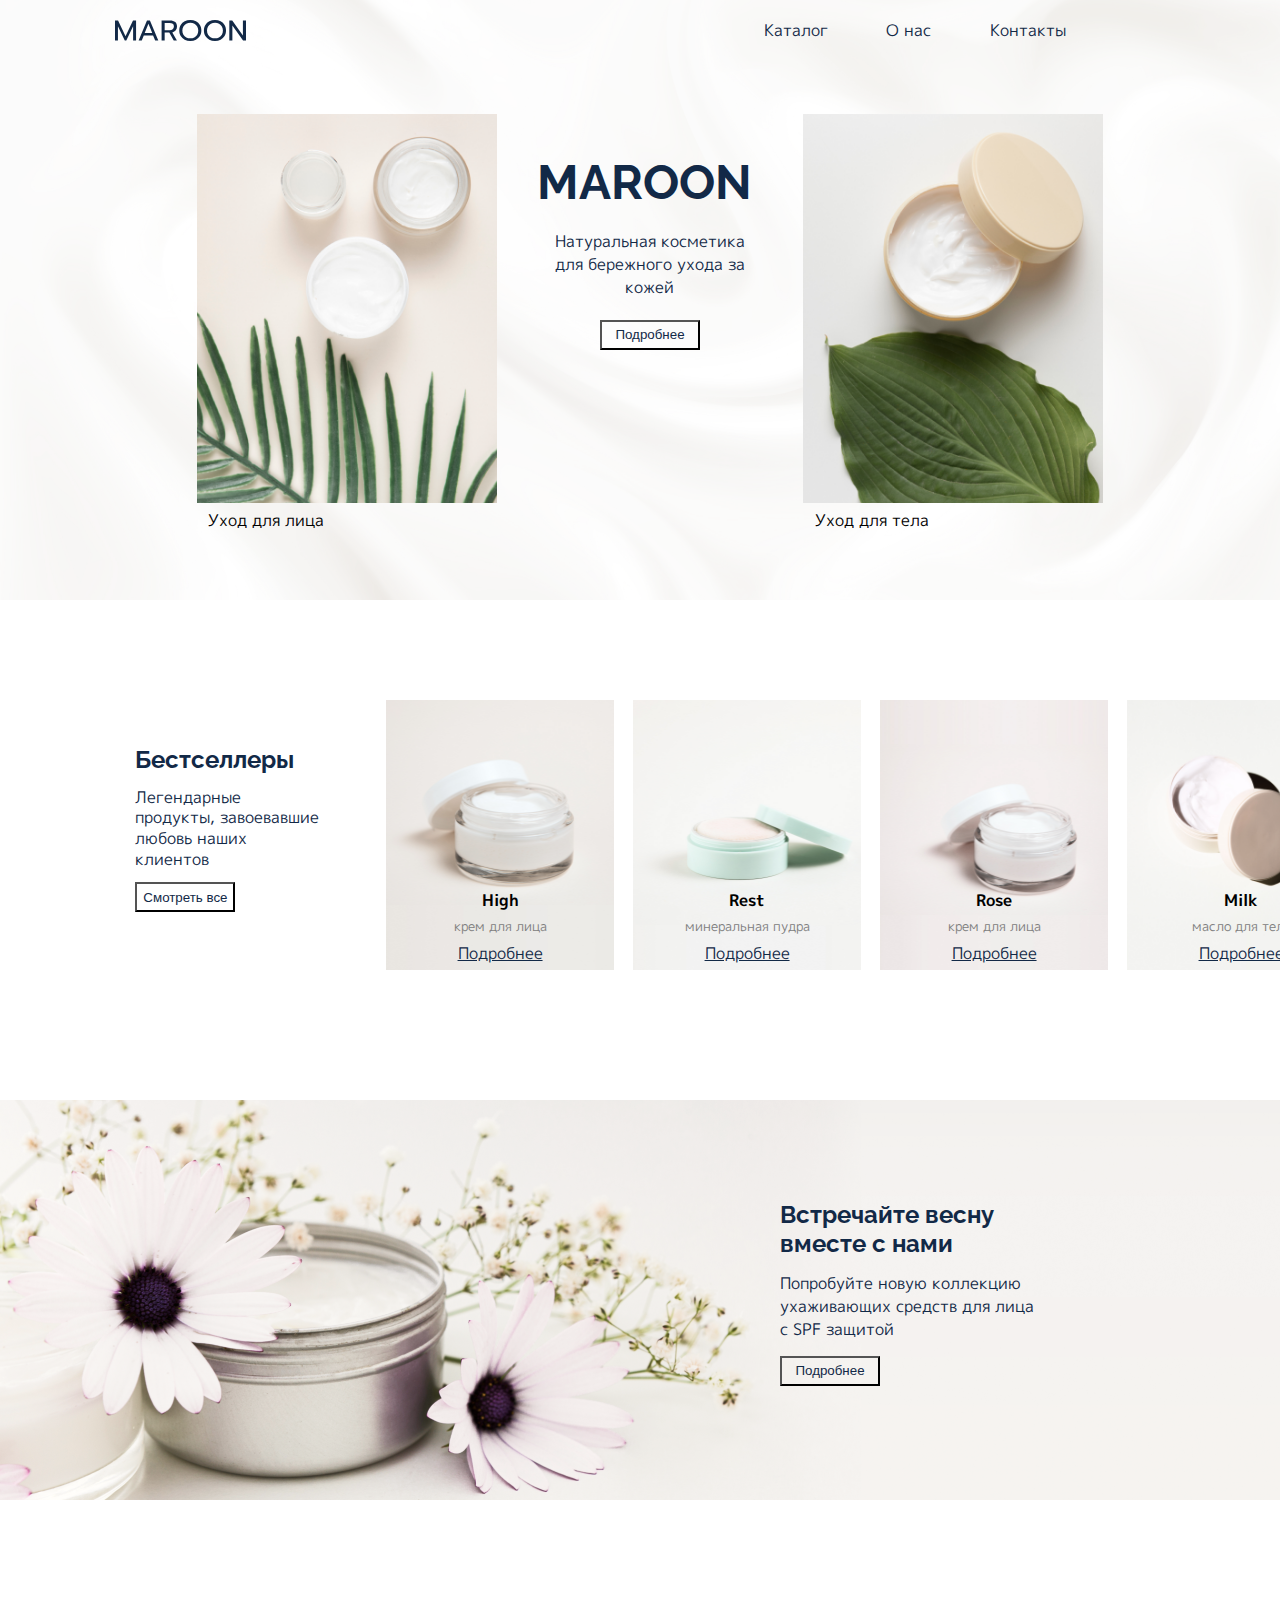
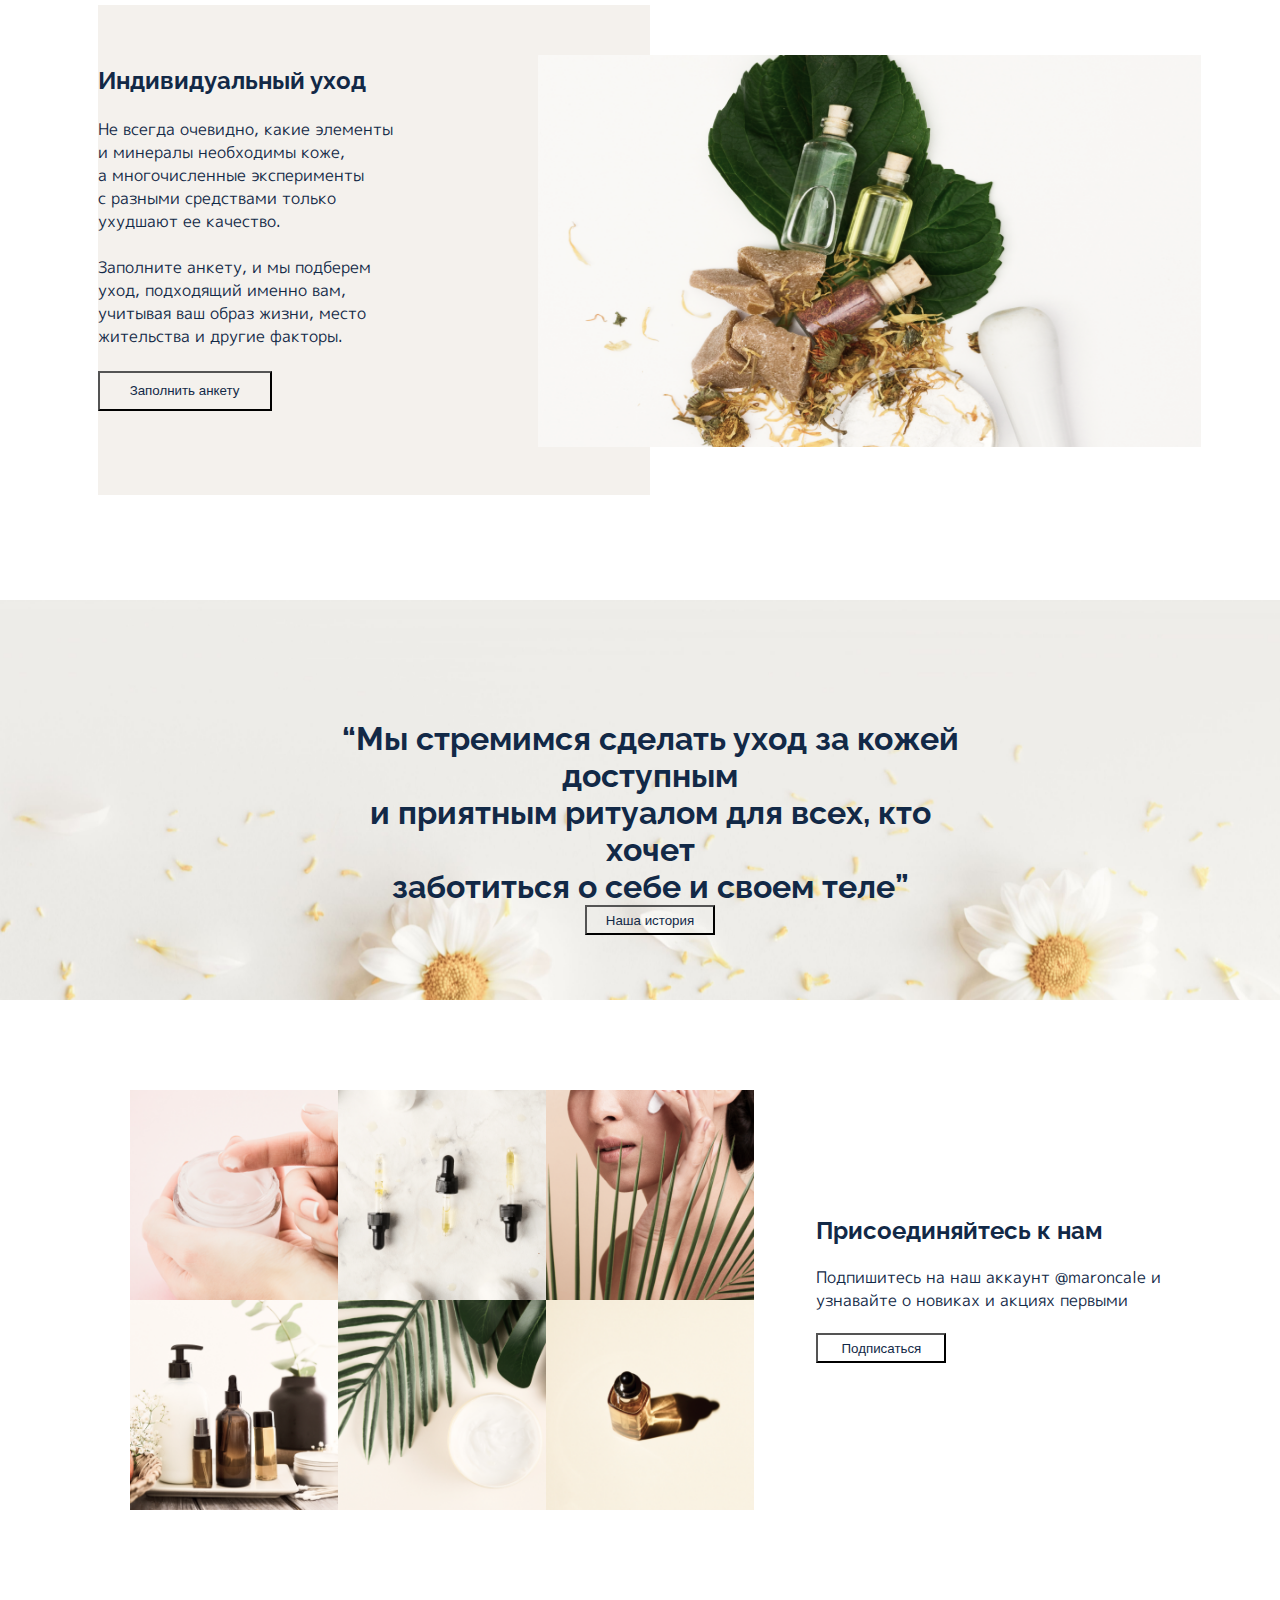
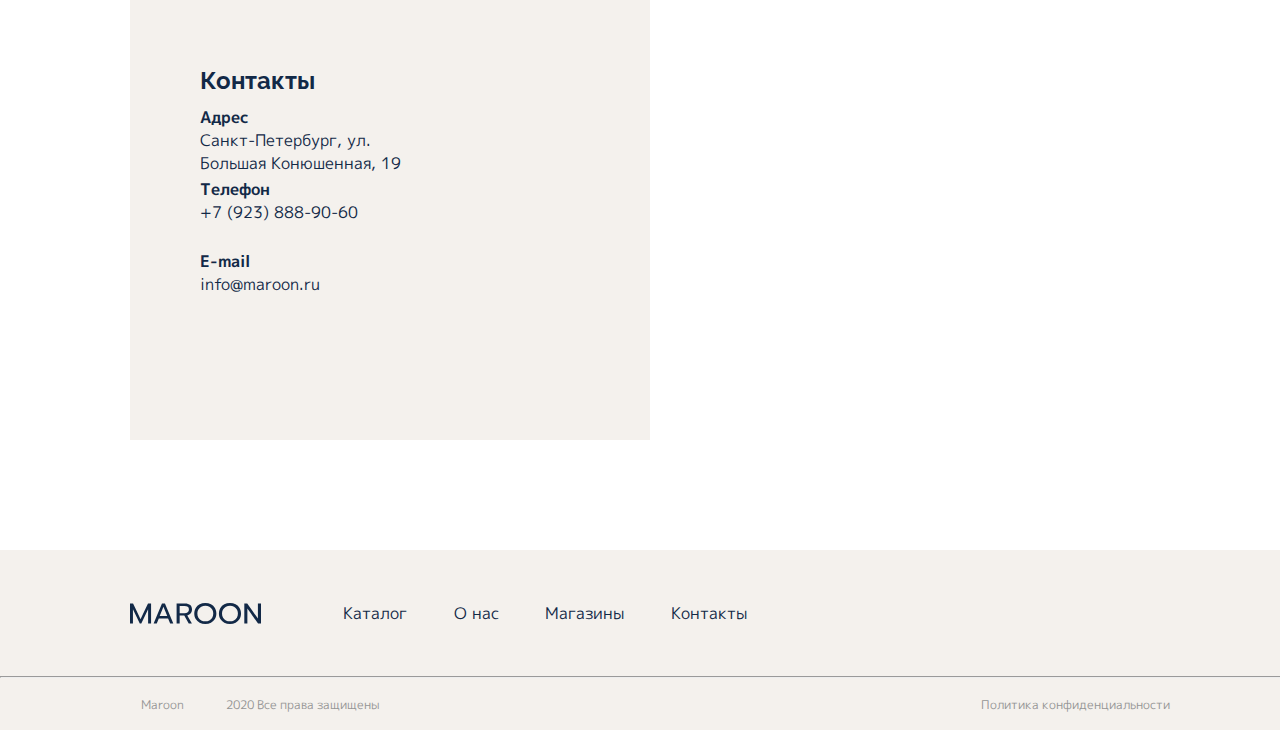
<file: index.html>
<!DOCTYPE html>
<html lang="en">
<head>
    <meta charset="UTF-8">
    <meta name="viewport" content="width=device-width, initial-scale=1.0">
    <title>Document</title>
    <link rel="stylesheet" href="main.css">

    <link rel="preconnect" href="https://fonts.googleapis.com">
    <link rel="preconnect" href="https://fonts.gstatic.com" crossorigin>
    <link href="https://fonts.googleapis.com/css2?family=Raleway:wght@300&display=swap" rel="stylesheet">


    <link rel="preconnect" href="https://fonts.googleapis.com">
    <link rel="preconnect" href="https://fonts.gstatic.com" crossorigin>
    <link href="https://fonts.googleapis.com/css2?family=M+PLUS+1p:wght@400&display=swap" rel="stylesheet">

    <link rel="stylesheet" href="https://cdnjs.cloudflare.com/ajax/libs/font-awesome/6.4.2/css/all.min.css" integrity="sha512-z3gLpd7yknf1YoNbCzqRKc4qyor8gaKU1qmn+CShxbuBusANI9QpRohGBreCFkKxLhei6S9CQXFEbbKuqLg0DA==" crossorigin="anonymous" referrerpolicy="no-referrer" /> 

</head>
<body>

    <div class="wrap">
        <header>
            <nav class="header-nav">
                <div class="logo">
                    <img src="./pages styles img/img/MAROON.svg" alt="MAROON">
                </div>
                <div class="navigation">
                    <ul class="nav-list">
                        <a class="paginations" href="./pages styles img/katalog.html"><li>Каталог</li></a>
                        <a class="paginations" href=""><li>О нас</li></a>
                        <a class="paginations" href=""><li>Контакты</li></a>
                    </ul>
                    <div class="icons">
                        <i class="fa-solid fa-user"></i>
                        <i class="fa-solid fa-bag-shopping"></i>
                    </div>
                </div>
            </nav>
            <div class="hero">
                <div class="hero-cont">
                    <div class="hero-preview">
                        <img class="hero-preview-img" src="./pages styles img/img/Rectangle 5.png" alt="restangle">
                        <div class="hero-preview-exerpt">
                            <p>Уход для лица</p>
                            <button class="btn-control">
                                <i class="fa-solid fa-arrow-right"></i>
                            </button>
                        </div>
                    </div>
                    <div class="hero-center">
                        <div class="hero-text-box">
                            <h1 class="hero-title">
                                MAROON
                            </h1>
                            <p class="hero-text">
                                Натуральная косметика <br> для бережного ухода за кожей
                            </p>
                            <button class="button-small">Подробнее</button>
                        </div>
                    </div>
                    <div class="hero-preview">
                        <img class="hero-preview-img" src="./pages styles img/img/Rectangle 6.png" alt="restangle">
                        <div class="hero-preview-exerpt">
                            <p>Уход для тела</p>
                            <button class="btn-control">
                                <i class="fa-solid fa-arrow-right"></i>
                            </button>
                        </div>
                    </div>
                </div>
            </div>
        </header>
        <main>
            <section class="bestsellers">
                <div class="bestsellers-cont">
                    <div class="bestsellers-texts-box">
                        <h2 class="bestsellers-title">
                            Бестселлеры
                        </h2>
                        <p class="bestsellers-text">
                            Легендарные продукты, завоевавшие любовь наших клиентов
                        </p>
                        <a href="./pages styles img/katalog.html">
                            <button class="button-small">Смотреть все</button>
                        </a>
                        <!-- <button class="button">Смотреть все</button> -->
                    </div>
                    <ul  class="bestsellers-list">
                        <li class="bestsellers-item">
                            <div class="bestsellers-item-text-box">
                                <h4>
                                    High
                                </h4>
                                <p class="bestsellers-item-text">
                                    крем для лица
                                </p>
                                <a class="pagination" href="">Подробнее</a>
                            </div>
                        </li>
                        <li class="bestsellers-item2">
                            <div class="bestsellers-item-text-box">
                                <h4>
                                    Rest
                                </h4>
                                <p class="bestsellers-item-text">
                                    минеральная пудра
                                </p>
                                <a class="pagination" href="">Подробнее</a>
                            </div>
                        </li>
                        <li class="bestsellers-item3">
                            <div class="bestsellers-item-text-box">
                                <h4>
                                    Rose
                                </h4>
                                <p class="bestsellers-item-text">
                                    крем для лица
                                </p>
                                <a  class="pagination" href="./pages styles img/kartochka-tovara.html">Подробнее</a>
                            </div>
                        </li>
                        <li class="bestsellers-item4">
                            <div class="bestsellers-item-text-box">
                                <h4>
                                    Milk
                                </h4>
                                <p class="bestsellers-item-text">
                                    масло для тела
                                </p>
                                <a  class="pagination" href="">Подробнее</a>
                            </div>
                        </li>
                    </ul>
                    <div class="betsellers-bottom">
                        <div class="betsellers-btn-cont">

                        </div>
                    </div>
                </div>
            </section>
            <section class="banner">
                <div class="banner-right">
                    <div class="banner-texts-box">
                        <h2 class="banner-title">Встречайте весну <br> вместе с нами</h2>
                        <p>
                            Попробуйте новую коллекцию <br> ухаживающих средств для лица <br> с SPF защитой
                        </p>
                        <button class="button-small">Подробнее</button>
                    </div>
                </div>
            </section>
            <section class="offer">
                <div class="offer-cont">
                    <div class="offer-left">
                        <div class="offer__text-box">
                            <h2 class="offer-title">Индивидуальный уход</h2>
                            <p>Не всегда очевидно, какие элементы <br> и минералы необходимы коже,<br> а многочисленные эксперименты <br> с разными средствами только <br> ухудшают ее качество. <br> <br>Заполните анкету, и мы подберем <br> уход, подходящий именно вам, <br> учитывая ваш образ жизни, место <br> жительства и другие факторы.</p>
                            <button class="button-big">
                                Заполнить анкету
                            </button>
                        </div>
                    </div>
                    <div class="offer-img-box">
                        <img src="./pages styles img/img/Rectangle 38.png" alt="img" class="offer-img">
                    </div>
                </div>
            </section>
            <section class="quote-banner">
                <div class="quote-banner__cont">
                    <h1 class="quote-banner__title" >“Мы стремимся сделать уход за кожей доступным <br> и приятным ритуалом для всех, кто хочет <br> заботиться о себе и своем теле”</h1>
                    <button class="button-medium">
                        Наша история
                    </button>
                </div>
            </section>
            <section class="advertisement">
                <div class="advertisement-cont">
                    <div class="adv-left">
                        <ul class="adv-list">
                            <li class="adv-item">
                                <img src="./pages styles img/img/2293486 1.png" alt="img" class="adv-img">
                            </li>
                            <li class="adv-item">
                                <img src="./pages styles img/img/2993554 1.png" alt="img" class="adv-img">
                            </li>
                            <li class="adv-item">
                                <img src="./pages styles img/img/2693638 2.png" alt="img" class="adv-img">
                            </li>
                            <li class="adv-item">
                                <img src="./pages styles img/img/3397879 1.png" alt="img" class="adv-img">
                            </li>
                            <li class="adv-item">
                                <img src="./pages styles img/img/2693637 1.png" alt="img" class="adv-img">
                            </li>
                            <li class="adv-item">
                                <img src="./pages styles img/img/2693661 1.png" alt="img" class="adv-img">
                            </li>
                        </ul>
                    </div>
                    <div class="adv-right">
                        <div class="adv-text-box">
                            <h2 class="adv-title">Присоединяйтесь к нам</h2>
                            <p>Подпишитесь на наш аккаунт  @maroncale и узнавайте о новиках и акциях первыми</p>
                            <button class="button-medium">Подписаться</button>
                        </div>
                    </div>
                </div>
            </section>
            <section class="contacts">
                <div class="contacts-cont">
                    <div class="contacts-left">
                        <div class="contacts-box">
                            <h2 class="contacts-title">Контакты</h2>
                            <ul class="contacts-list">
                                <li class="contacts-item">
                                    <h4>Адрес</h4>
                                    <p>Санкт-Петербург, ул. Большая Конюшенная, 19</p>
                                </li>
                                <li class="contacts-item">
                                    <h4>Телефон</h4>
                                    <p>+7 (923) 888-90-60</p>
                                </li>
                                <li class="contacts-item">
                                    <h4>E-mail</h4>
                                    <p>info@maroon.ru</p>
                                </li>
                            </ul>
                            <ul class="socials-list">
                                <li><i class="fa-brands fa-facebook-f"></i></li>
                                <li><i class="fa-brands fa-instagram"></i></li>
                                <li><i class="fa-brands fa-twitter"></i></li>
                            </ul>
                        </div>
                    </div>
                    <iframe src="https://www.google.com/maps/embed?pb=!1m18!1m12!1m3!1d1998.598942831877!2d30.320508376852914!3d59.93879686208779!2m3!1f0!2f0!3f0!3m2!1i1024!2i768!4f13.1!3m3!1m2!1s0x4696310fca5ba729%3A0xea9c53d4493c879f!2z0JHQvtC70YzRiNCw0Y8g0JrQvtC90Y7RiNC10L3QvdCw0Y8g0YPQuy4sIDE5LCDQodCw0L3QutGCLdCf0LXRgtC10YDQsdGD0YDQsywg0KDQvtGB0YHQuNGPLCAxOTExODY!5e0!3m2!1sru!2s!4v1698404981620!5m2!1sru!2s" width="600" height="450" style="border:0;" allowfullscreen="" loading="lazy" referrerpolicy="no-referrer-when-downgrade"></iframe>
                </div>
            </section>
        </main>
        <footer>
            <div class="footer-top">
                <nav class="footer-nav">
                    <div class="logo">
                        <img src="./pages styles img/img/MAROON.svg" alt="MAROON">
                    </div>
                    <div class="navigation">
                        <ul class="nav-list">
                            <a class="paginations" href="./pages styles img/kartochka-tovara.html"><li>Каталог</li></a>
                            <a class="paginations" href=""><li>О нас</li></a>
                            <a class="paginations" href=""><li>Магазины</li></a>
                            <a class="paginations" href=""><li>Контакты</li></a>
                        </ul>
                    </div>
                </nav>
                <div class="socials">
                    <ul class="socials-list">
                        <li><i class="fa-brands fa-facebook-f"></i></li>
                        <li><i class="fa-brands fa-instagram"></i></li>
                        <li><i class="fa-brands fa-twitter"></i></li>
                    </ul>
                </div>
            </div>
            <hr>
            <div class="footer-bottom">
                <div class="footer-meta">
                    <p>Maroon</p>
                     <i class="fa-sharp fa-regular fa-copyright"></i>
                     <p>2020 Все права защищены</p>
                </div>
                <div class="footer-tip">
                    <p>Политика конфиденциальности</p>
                </div>
            </div>
        </footer>
    </div>
</body>
</html>
</file>
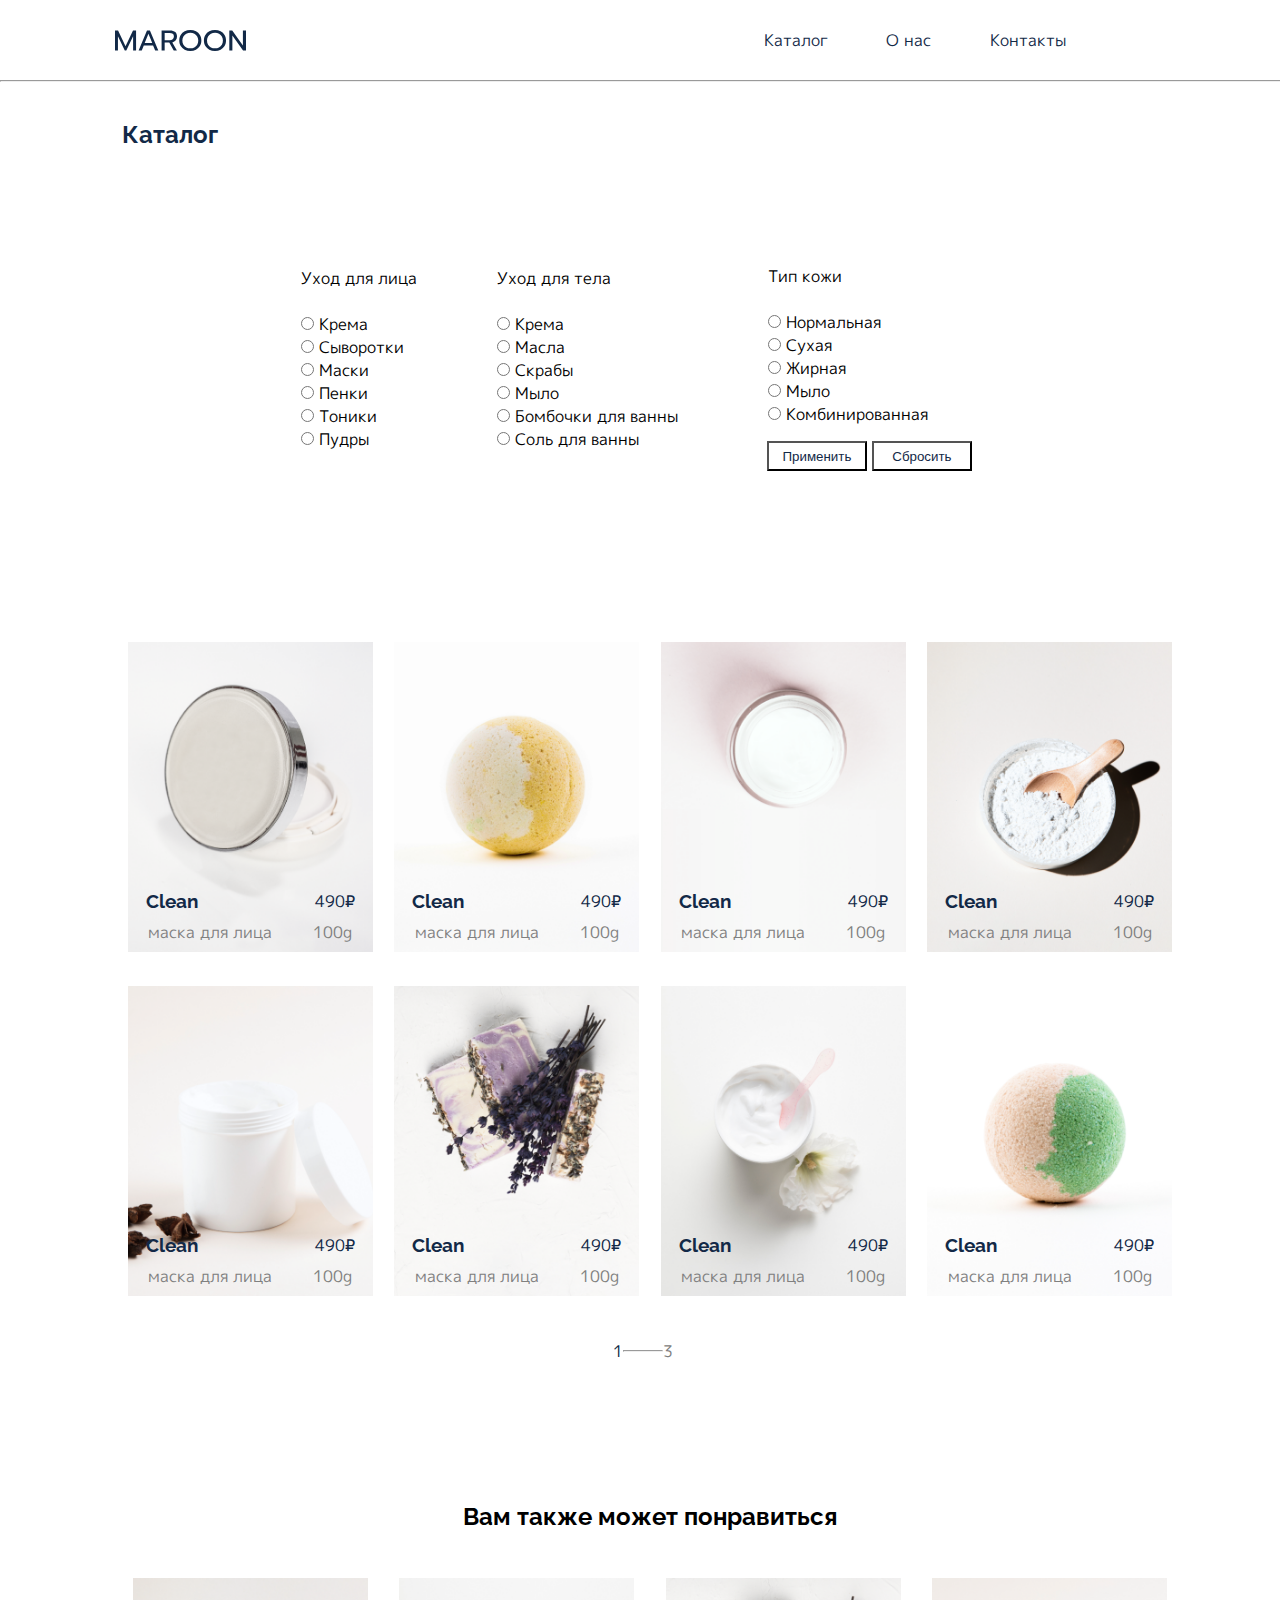
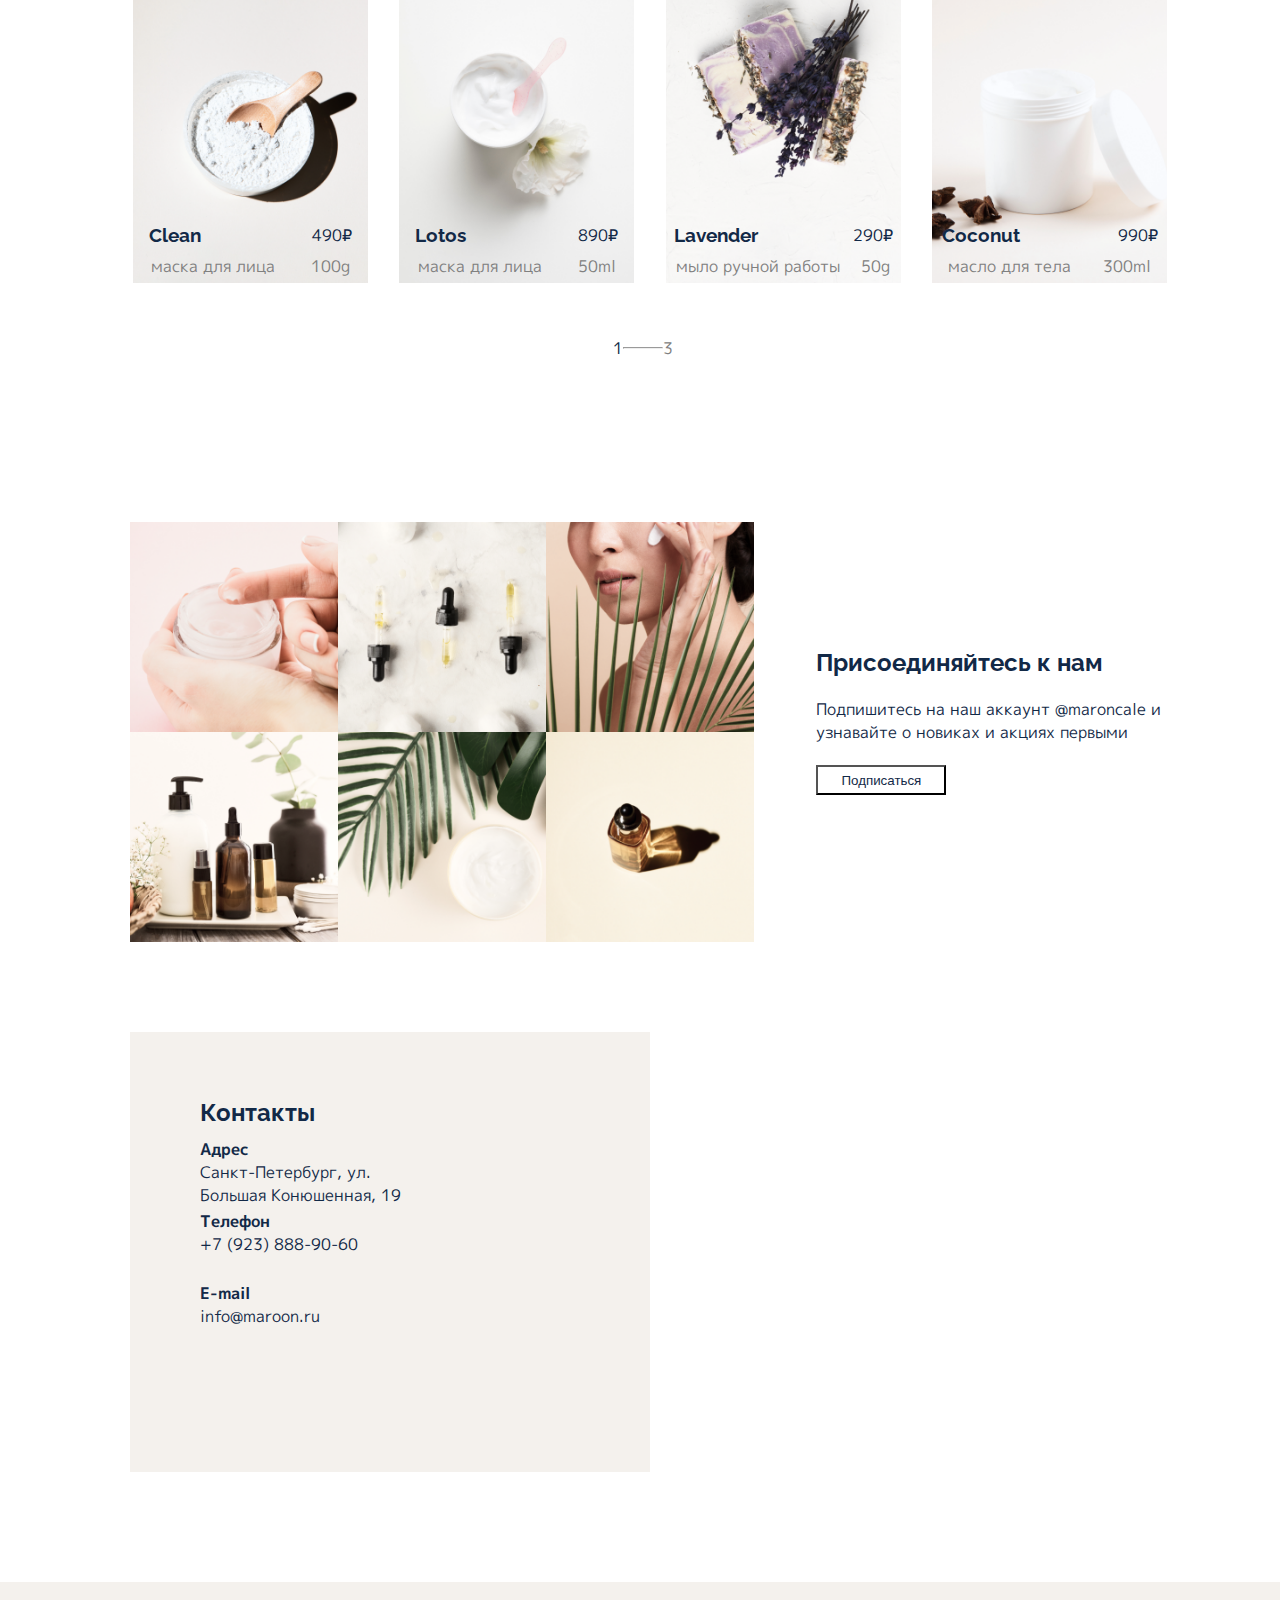
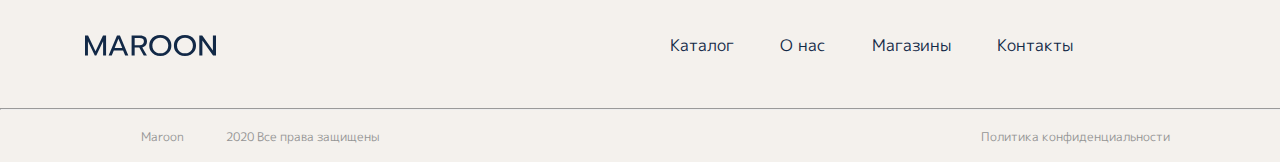
<file: pages styles img/filtr.html>
<!DOCTYPE html>
<html lang="en">
<head>
    <meta charset="UTF-8">
    <meta name="viewport" content="width=device-width, initial-scale=1.0">
    <title>Document</title>
    <link rel="stylesheet" href="./filtr.css">

    <link rel="preconnect" href="https://fonts.googleapis.com">
    <link rel="preconnect" href="https://fonts.gstatic.com" crossorigin>
    <link href="https://fonts.googleapis.com/css2?family=Raleway:wght@300&display=swap" rel="stylesheet">


    <link rel="preconnect" href="https://fonts.googleapis.com">
    <link rel="preconnect" href="https://fonts.gstatic.com" crossorigin>
    <link href="https://fonts.googleapis.com/css2?family=M+PLUS+1p:wght@400&display=swap" rel="stylesheet">

    <link rel="stylesheet" href="https://cdnjs.cloudflare.com/ajax/libs/font-awesome/6.4.2/css/all.min.css" integrity="sha512-z3gLpd7yknf1YoNbCzqRKc4qyor8gaKU1qmn+CShxbuBusANI9QpRohGBreCFkKxLhei6S9CQXFEbbKuqLg0DA==" crossorigin="anonymous" referrerpolicy="no-referrer" /> 
</head>
<body>
    <div class="wrap">
        <nav>
            <div class="logo">
                <img src="./img/MAROON.svg" alt="MAROON">
            </div>
            <div class="navigation">
                <ul class="nav-list">
                    <a class="paginations" href=""><li>Каталог</li></a>
                    <a class="paginations" href=""><li>О нас</li></a>
                    <a class="paginations" href=""><li>Контакты</li></a>
                </ul>
                <div class="icons">
                    <i class="fa-solid fa-user"></i>
                    <i class="fa-solid fa-bag-shopping"></i>
                </div>
            </div>
        </nav>
        <hr>
        <main>
            <div class="filtr">
                <div class="filtr-cont">
                    <div class="filtr-top">
                        <h2 class="filtr-title">Каталог</h2>
                        <button class="filtr-top-btn">
                            <i class="fa-solid fa-xmark"></i>
                        </button>
                    </div>
                    <div class="filtr-bottom">
                        <form action="" class="left-form">
                            <label for="">Уход для лица</label>
                            <br>
                            <br>
                            <input type="radio" name="krem">
                            <label for="">Крема</label>
                            <br>
                            <input type="radio" name="sivorot">
                            <label for="">Сыворотки</label>
                            <br>
                            <input type="radio" name="mask">
                            <label for="">Маски</label>
                            <br>
                            <input type="radio" name="penki">
                            <label for="">Пенки</label>
                            <br>
                            <input type="radio" name="tonik">
                            <label for="">Тоники</label>
                            <br>
                            <input type="radio" name="pudra">
                            <label for="">Пудры</label>
                        </form>
                        <form action="" class="center-form">
                            <label for="">Уход для тела</label>
                            <br>
                            <br>
                            <input type="radio" name="krem">
                            <label for="">Крема</label>
                            <br>
                            <input type="radio" name="sivorot">
                            <label for="">Масла</label>
                            <br>
                            <input type="radio" name="mask">
                            <label for="">Скрабы</label>
                            <br>
                            <input type="radio" name="penki">
                            <label for="">Мыло</label>
                            <br>
                            <input type="radio" name="tonik">
                            <label for="">Бомбочки для ванны</label>
                            <br>
                            <input type="radio" name="pudra">
                            <label for="">Соль для ванны</label>
                        </form>
                        <form action="" class="right-form">
                            <label for="">Тип кожи</label>
                            <br>
                            <br>
                            <input type="radio" name="krem">
                            <label for="">Нормальная</label>
                            <br>
                            <input type="radio" name="sivorot">
                            <label for="">Сухая</label>
                            <br>
                            <input type="radio" name="mask">
                            <label for="">Жирная</label>
                            <br>
                            <input type="radio" name="penki">
                            <label for="">Мыло</label>
                            <br>
                            <input type="radio" name="tonik">
                            <label for="">Комбинированная</label>
                             </form>
                             <div class="buttons-cont">
                                <button class="button-small">
                                    Применить
                                 </button>
                                 <button class="button-small">
                                    Сбросить
                                 </button>
                             </div>
                    </div>
                </div>
            </div>
            <section class="content">
                <div class="content-cont">
                    <ul class="content-list">
                        <li class="content-item">
                            <div class="content-text-box">
                                <div class="content-text-top">
                                    <h3 class="content-item-subject">Clean</h3>
                                    <p>490₽</p>
                                </div>
                                <div class="content-text-bottom">
                                    <p>маска для лица</p>
                                    <p>100g</p>
                                </div>
                            </div>
                        </li>
                        <li class="content-item2">
                            <div class="content-text-box">
                                <div class="content-text-top">
                                    <h3 class="content-item-subject">Clean</h3>
                                    <p>490₽</p>
                                </div>
                                <div class="content-text-bottom">
                                    <p>маска для лица</p>
                                    <p>100g</p>
                                </div>
                            </div>
                        </li>
                        <li class="content-item3">
                            <div class="content-text-box">
                                <div class="content-text-top">
                                    <h3 class="content-item-subject">Clean</h3>
                                    <p>490₽</p>
                                </div>
                                <div class="content-text-bottom">
                                    <p>маска для лица</p>
                                    <p>100g</p>
                                </div>
                            </div>
                        </li>
                        <li class="content-item4">
                            <div class="content-text-box">
                                <div class="content-text-top">
                                    <h3 class="content-item-subject">Clean</h3>
                                    <p>490₽</p>
                                </div>
                                <div class="content-text-bottom">
                                    <p>маска для лица</p>
                                    <p>100g</p>
                                </div>
                            </div>
                        </li>
                        <li class="content-item5">
                            <div class="content-text-box">
                                <div class="content-text-top">
                                    <h3 class="content-item-subject">Clean</h3>
                                    <p>490₽</p>
                                </div>
                                <div class="content-text-bottom">
                                    <p>маска для лица</p>
                                    <p>100g</p>
                                </div>
                            </div>
                        </li>
                        <li class="content-item6">
                            <div class="content-text-box">
                                <div class="content-text-top">
                                    <h3 class="content-item-subject">Clean</h3>
                                    <p>490₽</p>
                                </div>
                                <div class="content-text-bottom">
                                    <p>маска для лица</p>
                                    <p>100g</p>
                                </div>
                            </div>
                        </li>
                        <li class="content-item7">
                            <div class="content-text-box">
                                <div class="content-text-top">
                                    <h3 class="content-item-subject">Clean</h3>
                                    <p>490₽</p>
                                </div>
                                <div class="content-text-bottom">
                                    <p>маска для лица</p>
                                    <p>100g</p>
                                </div>
                            </div>
                        </li>
                        <li class="content-item8">
                            <div class="content-text-box">
                                <div class="content-text-top">
                                    <h3 class="content-item-subject">Clean</h3>
                                    <p>490₽</p>
                                </div>
                                <div class="content-text-bottom">
                                    <p>маска для лица</p>
                                    <p>100g</p>
                                </div>
                            </div>
                        </li>
                      
                    </ul>

                    <div class="content-bottom">
                        <div class="content-bottom-cont">
                            <div class="content-bottom-left">
                                <p>1</p>
                                <hr class="content-bottom-line">
                                <p class="content-bottom-text">3</p>
                            </div>
                            <div class="content-bottom-right">
                                <i class="fa-solid fa-arrow-left"></i>
                                <i class="fa-solid fa-arrow-right"></i>
                            </div>
                        </div>
                    </div>


                </div>
            </section>
            <section class="offer">
                <div class="offer-cont">
                    <div class="offer-top">
                        <h2 class="offer-title">Вам также может понравиться</h2>
                    </div>
                    <div class="offer-center">
                        <ul class="offer-list">
                            <li class="offer-item"> 
                                <div class="offer-text-box">
                                    <div class="offer-text-top">
                                        <h3 class="offer-item-subject">Clean</h3>
                                        <p>490₽</p>
                                    </div>
                                    <div class="offer-text-bottom">
                                        <p>маска для лица</p>
                                        <p>100g</p>
                                    </div>
                                </div>
                            </li>
                            <li class="offer-item2"> 
                                <div class="offer-text-box">
                                    <div class="offer-text-top">
                                        <h3 class="offer-item-subject">Lotos</h3>
                                        <p>890₽</p>
                                    </div>
                                    <div class="offer-text-bottom">
                                        <p>маска для лица</p>
                                        <p>50ml</p>
                                    </div>
                                </div>
                            </li>
                            <li class="offer-item3"> 
                                <div class="offer-text-box">
                                    <div class="offer-text-top">
                                        <h3 class="offer-item-subject">Lavender</h3>
                                        <p>290₽</p>
                                    </div>
                                    <div class="offer-text-bottom">
                                        <p>мыло ручной работы</p>
                                        <p>50g</p>
                                    </div>
                                </div>
                            </li>
                            <li class="offer-item4"> 
                                <div class="offer-text-box">
                                    <div class="offer-text-top">
                                        <h3 class="offer-item-subject">Coconut</h3>
                                        <p>990₽</p>
                                    </div>
                                    <div class="offer-text-bottom">
                                        <p>масло для тела</p>
                                        <p>300ml</p>
                                    </div>
                                </div>
                            </li>
                        </ul>
                    </div>
                    <div class="offer-bottom">
                        <div class="offer-bottom-cont">
                            <div class="offer-bottom-left">
                                <p>1</p>
                                <hr class="offer-bottom-line">
                                <p class="offer-bottom-text">3</p>
                            </div>
                            <div class="offer-bottom-right">
                                <i class="fa-solid fa-arrow-left"></i>
                                <i class="fa-solid fa-arrow-right"></i>
                            </div>
                        </div>
                    </div>
                </div>
            </section>

            <section class="advertisement">
                <div class="advertisement-cont">
                    <div class="adv-left">
                        <ul class="adv-list">
                            <li class="adv-item">
                                <img src="./img/2293486 1.png" alt="img" class="adv-img">
                            </li>
                            <li class="adv-item">
                                <img src="./img/2993554 1.png" alt="img" class="adv-img">
                            </li>
                            <li class="adv-item">
                                <img src="./img/2693638 2.png" alt="img" class="adv-img">
                            </li>
                            <li class="adv-item">
                                <img src="./img/3397879 1.png" alt="img" class="adv-img">
                            </li>
                            <li class="adv-item">
                                <img src="./img/2693637 1.png" alt="img" class="adv-img">
                            </li>
                            <li class="adv-item">
                                <img src="./img/2693661 1.png" alt="img" class="adv-img">
                            </li>
                        </ul>
                    </div>
                    <div class="adv-right">
                        <div class="adv-text-box">
                            <h2 class="adv-title">Присоединяйтесь к нам</h2>
                            <p>Подпишитесь на наш аккаунт  @maroncale и узнавайте о новиках и акциях первыми</p>
                            <button class="button-medium">Подписаться</button>
                        </div>
                    </div>
                </div>
            </section>

            <section class="contacts">
                <div class="contacts-cont">
                    <div class="contacts-left">
                        <div class="contacts-box">
                            <h2 class="contacts-title">Контакты</h2>
                            <ul class="contacts-list">
                                <li class="contacts-item">
                                    <h4>Адрес</h4>
                                    <p>Санкт-Петербург, ул. Большая Конюшенная, 19</p>
                                </li>
                                <li class="contacts-item">
                                    <h4>Телефон</h4>
                                    <p>+7 (923) 888-90-60</p>
                                </li>
                                <li class="contacts-item">
                                    <h4>E-mail</h4>
                                    <p>info@maroon.ru</p>
                                </li>
                            </ul>
                            <ul class="socials-list">
                                <li><i class="fa-brands fa-facebook-f"></i></li>
                                <li><i class="fa-brands fa-instagram"></i></li>
                                <li><i class="fa-brands fa-twitter"></i></li>
                            </ul>
                        </div>
                    </div>
                    <iframe src="https://www.google.com/maps/embed?pb=!1m18!1m12!1m3!1d1998.598942831877!2d30.320508376852914!3d59.93879686208779!2m3!1f0!2f0!3f0!3m2!1i1024!2i768!4f13.1!3m3!1m2!1s0x4696310fca5ba729%3A0xea9c53d4493c879f!2z0JHQvtC70YzRiNCw0Y8g0JrQvtC90Y7RiNC10L3QvdCw0Y8g0YPQuy4sIDE5LCDQodCw0L3QutGCLdCf0LXRgtC10YDQsdGD0YDQsywg0KDQvtGB0YHQuNGPLCAxOTExODY!5e0!3m2!1sru!2s!4v1698404981620!5m2!1sru!2s" width="600" height="450" style="border:0;" allowfullscreen="" loading="lazy" referrerpolicy="no-referrer-when-downgrade"></iframe>
                </div>
            </section>
            
            <footer>
                <div class="footer-top">
                    <nav class="footer-nav">
                        <div class="logo">
                            <img src="./img/MAROON.svg" alt="MAROON">
                        </div>
                        <div class="navigation">
                            <ul class="nav-list">
                                <a class="paginations" href="./katalog.html"><li>Каталог</li></a>
                                <a class="paginations" href=""><li>О нас</li></a>
                                <a class="paginations" href=""><li>Магазины</li></a>
                                <a class="paginations" href=""><li>Контакты</li></a>
                            </ul>
                        </div>
                    </nav>
                    <div class="socials">
                        <ul class="socials-list">
                            <li><i class="fa-brands fa-facebook-f"></i></li>
                            <li><i class="fa-brands fa-instagram"></i></li>
                            <li><i class="fa-brands fa-twitter"></i></li>
                        </ul>
                    </div>
                </div>
                <hr>
                <div class="footer-bottom">
                    <div class="footer-meta">
                        <p>Maroon</p>
                         <i class="fa-sharp fa-regular fa-copyright"></i>
                         <p>2020 Все права защищены</p>
                    </div>
                    <div class="footer-tip">
                        <p>Политика конфиденциальности</p>
                    </div>
                </div>
            </footer>

        </main>
</body>
</html>
</file>
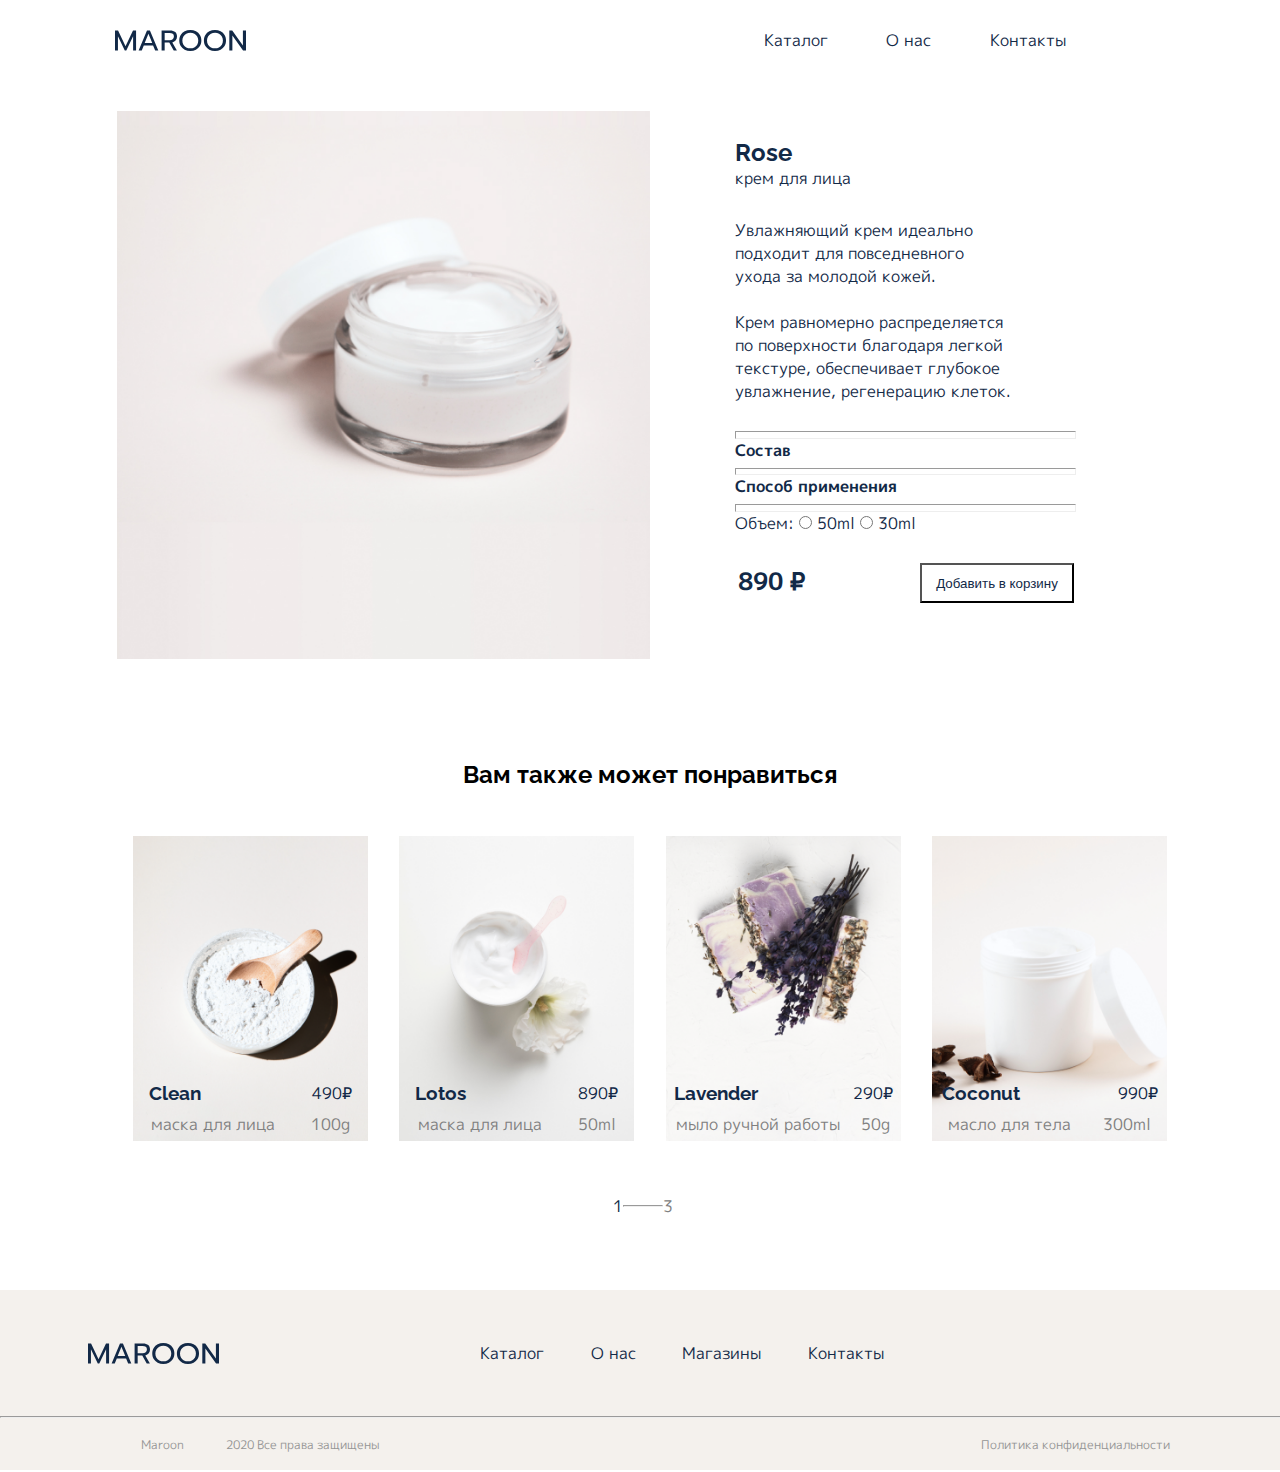
<file: pages styles img/kartochka-tovara.html>
<!DOCTYPE html>
<html lang="en">
<head>
    <meta charset="UTF-8">
    <meta name="viewport" content="width=device-width, initial-scale=1.0">
    <title>Document</title>
    <link rel="stylesheet" href="kartochka-tovara.css">

    <link rel="preconnect" href="https://fonts.googleapis.com">
    <link rel="preconnect" href="https://fonts.gstatic.com" crossorigin>
    <link href="https://fonts.googleapis.com/css2?family=Raleway:wght@300&display=swap" rel="stylesheet">


    <link rel="preconnect" href="https://fonts.googleapis.com">
    <link rel="preconnect" href="https://fonts.gstatic.com" crossorigin>
    <link href="https://fonts.googleapis.com/css2?family=M+PLUS+1p:wght@400&display=swap" rel="stylesheet">

    <link rel="stylesheet" href="https://cdnjs.cloudflare.com/ajax/libs/font-awesome/6.4.2/css/all.min.css" integrity="sha512-z3gLpd7yknf1YoNbCzqRKc4qyor8gaKU1qmn+CShxbuBusANI9QpRohGBreCFkKxLhei6S9CQXFEbbKuqLg0DA==" crossorigin="anonymous" referrerpolicy="no-referrer" /> 
</head>
<body>
    <div class="wrap">
        <nav>
            <div class="logo">
                <img src="./img/MAROON.svg" alt="MAROON">
            </div>
            <div class="navigation">
                <ul class="nav-list">
                    <a class="paginations" href="./katalog.html"><li>Каталог</li></a>
                    <a class="paginations" href=""><li>О нас</li></a>
                    <a class="paginations" href=""><li>Контакты</li></a>
                </ul>
                <div class="icons">
                    <i class="fa-solid fa-user"></i>
                    <i class="fa-solid fa-bag-shopping"></i>
                </div>
            </div>
        </nav>
        <section class="rose">
            <div class="rose-cont">
                <div class="rose-left">
                    <img src="./img/Rectangle 58.png" alt="img" class="rose-img">
                </div>
                <div class="rose-right">
                    <div class="rose-text-box">
                        <div class="rose-subject">
                            <h2 class="rose-title">Rose</h2>
                        <p >крем для лица</p>
                        </div>
                        <div class="rose-desc">
                            <p>Увлажняющий крем идеально <br>подходит для повседневного <br> ухода за молодой кожей. <br> <br>Крем равномерно распределяется <br> по поверхности благодаря легкой  <br>текстуре, обеспечивает глубокое увлажнение, регенерацию клеток.</p>
                        </div>
                        <div class="rose-box">
                            <hr class="rose-line">
                            <h4 class="rose-texts">Состав</h4>
                            <i class="fa-sharp fa-light fa-plus"></i>
                            <hr class="rose-line">
                            <h4 class="rose-texts">Способ применения</h4>
                            <i class="fa-sharp fa-light fa-plus"></i>
                            <hr  class="rose-line">
                        </div>
                        <form action=""  class="rose-form">
                            <label for="">Объем:</label>
                            <input type="radio" name="gender" id="male">
                            <label for="">50ml</label>
                            <input type="radio" name="gender" id="female">
                            <label for="">30ml</label>
                        </form>
                        <div class="rose-text-box-bottom">
                            <h2>890 ₽</h2>
                            <button class="button-big">Добавить в корзину</button>
                        </div>
                    </div>
                </div>
            </div>
        </section>
        <section class="offer">
            <div class="offer-cont">
                <div class="offer-top">
                    <h2 class="offer-title">Вам также может понравиться</h2>
                </div>
                <div class="offer-center">
                    <ul class="offer-list">
                        <li class="offer-item"> 
                            <div class="offer-text-box">
                                <div class="offer-text-top">
                                    <h3 class="offer-item-subject">Clean</h3>
                                    <p>490₽</p>
                                </div>
                                <div class="offer-text-bottom">
                                    <p>маска для лица</p>
                                    <p>100g</p>
                                </div>
                            </div>
                        </li>
                        <li class="offer-item2"> 
                            <div class="offer-text-box">
                                <div class="offer-text-top">
                                    <h3 class="offer-item-subject">Lotos</h3>
                                    <p>890₽</p>
                                </div>
                                <div class="offer-text-bottom">
                                    <p>маска для лица</p>
                                    <p>50ml</p>
                                </div>
                            </div>
                        </li>
                        <li class="offer-item3"> 
                            <div class="offer-text-box">
                                <div class="offer-text-top">
                                    <h3 class="offer-item-subject">Lavender</h3>
                                    <p>290₽</p>
                                </div>
                                <div class="offer-text-bottom">
                                    <p>мыло ручной работы</p>
                                    <p>50g</p>
                                </div>
                            </div>
                        </li>
                        <li class="offer-item4"> 
                            <div class="offer-text-box">
                                <div class="offer-text-top">
                                    <h3 class="offer-item-subject">Coconut</h3>
                                    <p>990₽</p>
                                </div>
                                <div class="offer-text-bottom">
                                    <p>масло для тела</p>
                                    <p>300ml</p>
                                </div>
                            </div>
                        </li>
                    </ul>
                </div>
                <div class="offer-bottom">
                    <div class="offer-bottom-cont">
                        <div class="offer-bottom-left">
                            <p>1</p>
                            <hr class="offer-bottom-line">
                            <p class="offer-bottom-text">3</p>
                        </div>
                        <div class="offer-bottom-right">
                            <i class="fa-solid fa-arrow-left"></i>
                            <i class="fa-solid fa-arrow-right"></i>
                        </div>
                    </div>
                </div>
            </div>
        </section>
        <footer>
            <div class="footer-top">
                <nav class="footer-nav">
                    <div class="logo">
                        <img src="./img/MAROON.svg" alt="MAROON">
                    </div>
                    <div class="navigation">
                        <ul class="nav-list">
                            <a class="paginations" href="./kartochka-tovara.html"><li>Каталог</li></a>
                            <a class="paginations" href=""><li>О нас</li></a>
                            <a class="paginations" href=""><li>Магазины</li></a>
                            <a class="paginations" href=""><li>Контакты</li></a>
                        </ul>
                    </div>
                </nav>
                <div class="socials">
                    <ul class="socials-list">
                        <li><i class="fa-brands fa-facebook-f"></i></li>
                        <li><i class="fa-brands fa-instagram"></i></li>
                        <li><i class="fa-brands fa-twitter"></i></li>
                    </ul>
                </div>
            </div>
            <hr>
            <div class="footer-bottom">
                <div class="footer-meta">
                    <p>Maroon</p>
                     <i class="fa-sharp fa-regular fa-copyright"></i>
                     <p>2020 Все права защищены</p>
                </div>
                <div class="footer-tip">
                    <p>Политика конфиденциальности</p>
                </div>
            </div>
        </footer>
    </div>
</body>
</html>
</file>
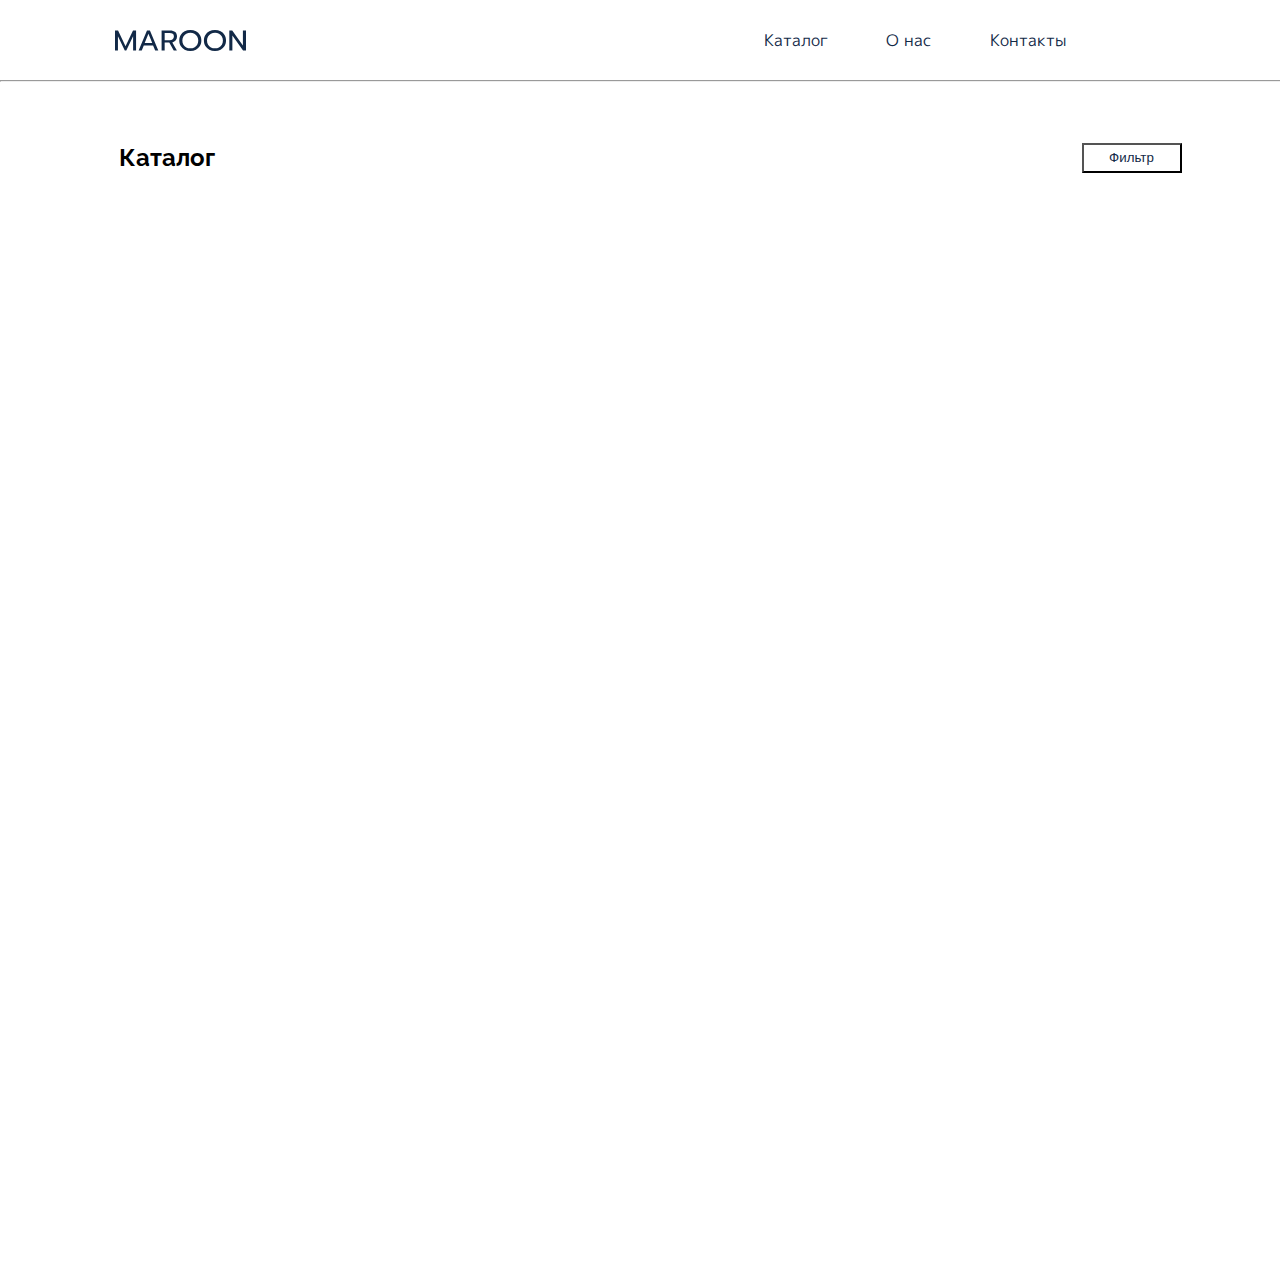
<file: pages styles img/katalog.html>
<!DOCTYPE html>
<html lang="en">
<head>
    <meta charset="UTF-8">
    <meta name="viewport" content="width=device-width, initial-scale=1.0">
    <title>Document</title>
    <link rel="stylesheet" href="./katalog.css">

    <link rel="preconnect" href="https://fonts.googleapis.com">
    <link rel="preconnect" href="https://fonts.gstatic.com" crossorigin>
    <link href="https://fonts.googleapis.com/css2?family=Raleway:wght@300&display=swap" rel="stylesheet">


    <link rel="preconnect" href="https://fonts.googleapis.com">
    <link rel="preconnect" href="https://fonts.gstatic.com" crossorigin>
    <link href="https://fonts.googleapis.com/css2?family=M+PLUS+1p:wght@400&display=swap" rel="stylesheet">

    <link rel="stylesheet" href="https://cdnjs.cloudflare.com/ajax/libs/font-awesome/6.4.2/css/all.min.css" integrity="sha512-z3gLpd7yknf1YoNbCzqRKc4qyor8gaKU1qmn+CShxbuBusANI9QpRohGBreCFkKxLhei6S9CQXFEbbKuqLg0DA==" crossorigin="anonymous" referrerpolicy="no-referrer" /> 
</head>
<body>
    <div class="wrap">
        <nav>
            <div class="logo">
                <img src="./img/MAROON.svg" alt="MAROON">
            </div>
            <div class="navigation">
                <ul class="nav-list">
                    <a class="paginations" href=""><li>Каталог</li></a>
                    <a class="paginations" href=""><li>О нас</li></a>
                    <a class="paginations" href=""><li>Контакты</li></a>
                </ul>
                <div class="icons">
                    <i class="fa-solid fa-user"></i>
                    <i class="fa-solid fa-bag-shopping"></i>
                </div>
            </div>
        </nav>
        <hr>
        <main>
            <section class="katalog">
                <div class="katalog-cont">
                    <div class="katalog-top">
                        <h2 class="katalog-title">
                            Каталог
                        </h2>
                        <a href="./filtr.html">
                            <button class="button-small">Фильтр</button>
                        </a>
                    </div>
                </div>
            </section>
        </main>
    </div>
</body>
</html>
</file>
<file: main.css>
*{
    margin: 0;
    padding: 0;
    box-sizing: border-box;
}

:root{
    /* --border: 1px solid; */
}
.wrap{
    margin: 0 auto;
    width: 1300px;
    font-family: 'M PLUS 1p', sans-serif;
}

header{
    width: 100%;
    height: 600px;
    border: var(--border);
    background-image: url(background-img/Rectangle\ 35.png);
    background-repeat: no-repeat;
}

.header-nav{
    width: 100%;
    height: 10%;
    border: var(--border);
    display: flex;
    justify-content: space-around;
    gap: 200px;
}

.logo{
    width: 190px;
    height: 100%;
    border: var(--border);
    display: flex;
    justify-content: start;
    align-items: center;
}

.navigation{
    width: 450px;
    height: 100%;
    border: var(--border);
    display: flex;
    justify-content: end;
}

.nav-list{
    width: 450px;
    height: 100%;
    border: var(--border);
    display: flex;
    list-style: none;
    justify-content: space-around;
    align-items: center;
    color: #122947;
}

.paginations{
    text-decoration: none;
    color: #122947;
}

.icons{
    width: 25%;
    height: 100%;
    border: var(--border);
    display: flex;
    justify-content: space-around;
    align-items: center;
}

.hero{
    width: 100%;
    height: 90%;
    border: var(--border);
    display: flex;
    justify-content: center;
    align-items: center;
}

.hero-cont{
    width: 70%;
    height: 80%;
    border: var(--border);
    display: flex;
    justify-content: space-around;
    align-items: center;
}

.hero-preview{
    width: 33%;
    height: 100%;
    border: var(--border);
}

.hero-preview-img{
    width: 100%;
    height: 90%;
}

.hero-preview-exerpt{
    width: 100%;
    display: flex;
    justify-content: space-around;
    align-items: center;
    gap: 140px;
}

.btn-control{
    background: none;
    border: none;
}

.hero-center{
    width: 33%;
    height: 100%;
    border: var(--border);

}

.hero-text-box{
    width: 100%;
    height: 50%;
    border: var(--border);
    display: flex;
    flex-wrap: wrap;
    justify-content: center;
    align-items: center;
    margin-top: 30px;
}

.hero-title{
    font-family: 'Raleway', sans-serif;
    font-size: 48px;
    color: #122947;
    width: 75%;
    
}

.hero-text{
    width: 80%;
    text-align: center;
    color: #122947;
}

.button-small{
    height: 30px;
    width: 100px;
    color: #122947;
    background: none;
}

/* .hero-right{
    width: 33%;
    height: 100%;
    border: var(--border);
} */

.bestsellers{
    width: 100%;
    height: 500px;
    border: var(--border);
    display: flex;
    justify-content: center;
    align-items: center;
    position: relative;
}

.bestsellers-cont{
    width: 95%;
    height: 60%;
    border: var(--border);
    position: absolute;
    left: 100px;
    display: flex;
    position: relative;
    align-items: center;
    flex-wrap: wrap;
    justify-content: space-around;
    gap: 0 50px;
}

.bestsellers-texts-box{
    width: 15%;
    height: 60%;
    border: var(--border);
    color: #122947;
    flex-wrap: wrap;
    display: flex;

}

.bestsellers-text{
    font-weight: 400;
    line-height: 130%;
}

.bestsellers-list{
    width: 80%;
    height: 90%;
    border: var(--border);
    display: flex;
    list-style: none;
    justify-content: space-around;
}

.bestsellers-item{
    width: 23%;
    height: 100%;
    border: var(--border);
    background-image: url(./background-img/крем_1.png);
    display: flex;
    justify-content: center;
    align-items: end;
}


.bestsellers-item2{
    width: 23%;
    height: 100%;
    border: var(--border);
    background-image: url(./background-img/крем_2\ 1.png);
    display: flex;
    justify-content: center;
    align-items: end;
}
.bestsellers-item3{
    width: 23%;
    height: 100%;
    border: var(--border);
    background-image: url(./background-img/крем_3\ 1.png);
    display: flex;
    justify-content: center;
    align-items: end;
}
.bestsellers-item4{
    width: 23%;
    height: 100%;
    border: var(--border);
    background-image: url(./background-img/крем_4\ 1.png);
    background-size: 78%;
    background-repeat: no-repeat;
    display: flex;
    justify-content: center;
    align-items: end;
}

.bestsellers-item-text-box{
    width: 60%;
    height: 30%;
    border: var(--border);
    display: flex;
    flex-wrap: wrap;
    justify-content: center;
}

.bestsellers-title{
    font-family: 'Raleway', sans-serif;
}

.bestsellers-item-text{
    color: gray;
    font-size: 13px;
    width: 100%;
    display: flex;
    justify-content: center;
}

.pagination{
    color: #122947;
}

.betsellers-bottom{
    width: 100%;
    height: 10%;
    border: var(--border);
    position: relative;
}

.betsellers-btn-cont{
    width: 12%;
    height: 100%;
    border: var(--border);
    position: absolute;
    left: 950px;
}

.banner{
    width: 100%;
    height: 400px;
    border: var(--border);
    background-image: url(./background-img/банер\ 1.png);
    background-repeat: no-repeat;
    background-size: cover;
    display: flex;
    justify-content: end;
}

.banner-right{
    width: 40%;
    height: 100%;
    border: var(--border);
    display: flex;
    align-items: center;
}

.banner-texts-box{
    width: 60%;
    height: 50%;
    border: var(--border);
    display: flex;
    flex-wrap: wrap;
    color: #122947;
}

.banner-title{
    font-family: 'Raleway', sans-serif;
}

.offer{
    width: 100%;
    height: 700px;
    border: var(--border);
    display: flex;
    justify-content: center;
    align-items: center;
}

.offer-cont{
    width: 85%;
    height: 70%;
    border: var(--border);
    display: flex;
    position: relative;
}

.offer-left{
    width: 50%;
    height: 100%;
    border: var(--border);
    background: #F4F1ED;
    display: flex;
    align-items: center;
}

.offer__text-box{
    width: 70%;
    height: 75%;
    border: var(--border);
    display: flex;
    flex-wrap: wrap;
    color: #122947;
}

.offer-title{
    font-family: 'Raleway', sans-serif;
}

.button-big{
    width: 45%;
    height: 40px;
    color: #122947;
    background: none;
}

.offer-img-box{
    width: 60%;
    height: 80%;
    position: absolute;
    top: 50px;
    border: var(--border);
    left: 440px;

}

.offer-img{
    width: 100%;
    height: 100%;
}

.quote-banner{
    width: 100%;
    height: 400px;
    border: var(--border);
    background-image: url(./background-img/600693-PMYQNV-922\ 1.jpg);
    background-repeat: no-repeat;
    background-size: cover;
    display: flex;
    justify-content: center;
    align-items: center;
}

.quote-banner__cont{
    width: 50%;
    height: 40%;
    border: var(--border);
    color: #122947;
    flex-wrap: wrap;
    display: flex;
    justify-content: center;
}

.quote-banner__title{
    font-family: 'Raleway', sans-serif;
    text-align: center;
}

.button-medium{
    width: 130px;
    height: 30px;
    color: #122947;
    background: none;
}


.advertisement{
    width: 100%;
    height: 600px;
    border: var(--border);
    display: flex;
    justify-content: center;
    align-items: center;
}

.advertisement-cont{
    width: 80%;
    height: 70%;
    border: var(--border);
    display: flex;
}

.adv-left{
    width: 60%;
    height: 100%;
    border: var(--border);
}

.adv-list{
    width: 100%;
    height: 100%;
    border: var(--border);
    list-style: none;
    display: flex;
    flex-wrap: wrap;
}

.adv-item{
    width: 33.33%;
    height: 50%;
    border: var(--border);
}

.adv-img{
    width: 100%;
    height: 100%;
}

.adv-right{
    width: 40%;
    height: 100%;
    border: var(--border);
    display: flex;
    justify-content: end;
    align-items: center;
}

.adv-text-box{
    width: 85%;
    height: 40%;
    border: var(--border);
    color: #122947;
    display: flex;
    flex-wrap: wrap;
}

.adv-title{
    font-family: 'Raleway', sans-serif;
    
}


.contacts{
    width: 100%;
    height: 550px;
    border: var(--border);
    display: flex;
    justify-content: center;

}

.contacts-cont{
    width: 80%;
    height: 80%;
    border: var(--border);
    display: flex;
    position: relative;
}

.contacts-left{
    width: 50%;
    height: 100%;
    border: var(--border);
    background: #F4F1ED;
    display: flex;
    align-items: center;
}

.contacts-box{
    width: 40%;
    height: 70%;
    border: var(--border);
    margin: 0 0 0 70px;
    flex-wrap: wrap;
    display: flex;
    color: #122947;
}

.contacts-title{
    font-family: 'Raleway', sans-serif;
}

.contacts-list{
    width: 100%;
    height: 70%;
    border: var(--border);
    list-style: none;
    display: flex;
    flex-wrap: wrap;
}

.contacts-item{
    width: 100%;
    height: 32%;
    border: var(--border);
    flex-wrap: wrap;
}

.socials-list{
    width: 100px;
    height: 30px;
    border: var(--border);
    list-style: none;
    display: flex;
    justify-content:  start;
    align-items: center;
    gap: 20px;
    color: #122947;
}

iframe{
    width: 60%;
    height: 80%;
    position: absolute;
    top: 40px;
    left: 410px;
}

footer{
    width: 100%;
    height: 180px;
    border: var(--border);
    background: #F4F1ED;
}
.footer-top{
    width: 100%;
    height: 70%;
    border: var(--border);
    display: flex;
    justify-content: space-around;

}

.footer-nav{
    width: 50%;
    height: 100%;
    border: var(--border);
    display: flex;
}

    .socials{
    width: 10%;
    height: 100%;
    border: var(--border);
    display: flex;
    justify-content: center;
    align-items: center;
}

.footer-bottom{
    width: 100%;
    height: 30%;
    border: var(--border);
    display: flex;
    justify-content: space-around;
    gap: 260px;
}

.footer-meta{
    width: 20%;
    height: 100%;
    border: var(--border);
    display: flex;
    justify-content: space-around;
    align-items: center;
    font-size: 12px;
    color: #959595;
}

.footer-tip{
    width: 20%;
    height: 100%;
    border: var(--border); 
    display: flex;
    justify-content: end;
    align-items: center;
    font-size: 12px;
    color: #959595;
}
</file>
<file: pages styles img/filtr.css>
*{
    margin: 0;
    padding: 0;
    box-sizing: border-box;
}
.wrap{
    margin: 0 auto;
    width: 1300px;
    font-family: 'M PLUS 1p', sans-serif;
}

/* :root{
    --border: 1px solid;
} */
nav{
    width: 1300px;
    height: 80px;
    border: var(--border);
    display: flex;
    justify-content: space-around;
    gap: 200px;
}
.logo{
    width: 190px;
    height: 100%;
    border: var(--border);
    display: flex;
    justify-content: start;
    align-items: center;
}

.navigation{
    width: 450px;
    height: 100%;
    border: var(--border);
    display: flex;
    justify-content: end;
}

.nav-list{
    width: 450px;
    height: 100%;
    border: var(--border);
    display: flex;
    list-style: none;
    justify-content: space-around;
    align-items: center;
    color: #122947;
}

.paginations{
    text-decoration: none;
    color: #122947;
}

.icons{
    width: 25%;
    height: 100%;
    border: var(--border);
    display: flex;
    justify-content: space-around;
    align-items: center;
}

.filtr{
    width: 100%;
    height: 500px;
    border: var(--border);
    display: flex;
    justify-content: center;
    align-items: center;
}

.filtr-cont{
    width: 82%;
    height: 90%;
    border: var(--border);
    display: flex;
    flex-wrap: wrap;
    justify-content: center;

}

.filtr-top{
    width: 100%;
    height: 12%;
    border: var(--border);
    color: #122947;
    display: flex;
    justify-content: space-around;
    align-items: center;
    gap: 950px
}

.filtr-title{
    font-family: 'Raleway', sans-serif;
}

.filtr-top-btn{
    background: none;
    border: none;
}

.filtr-bottom{
    width: 70%;
    height: 68%;
    border: var(--border);
    display: flex;
    justify-content: space-around;
    align-items: center;
    position: relative;
}

.left-form{
    width: 20%;
}

.center-form{
    width: 30%;
}

.right-form{
    width: 31%;
    height: 55%;
    margin-top: -20px;
}

.buttons-cont{
    width: 239px;
    height: auto;
    position: absolute;
    top: 235px;
    left: 490px;
}

.button-small{
    height: 30px;
    width: 100px;
    color: #122947;
    background: none;
}

.content{
    width: 100%;
    height: 850px;
    border: var(--border);
    display: flex;
    justify-content: center;
    align-items: center;
}

.content-cont{
    width: 82%;
    height: 90%;
    border: var(--border);
}

.content-list{
    width: 100%;
    height: 90%;
    border: var(--border);
    display: flex;
    flex-wrap: wrap;
    justify-content: space-around;
    align-items: center;
    list-style: none;
}
.content-item{
    width: 23%;
    height: 45%;
    border: var(--border);
    background-image: url(./img/Rectangle\ 47.png);
    background-repeat: no-repeat;
    background-size: 100%;
    display: flex;
    align-items: end;
}
.content-item2{
    width: 23%;
    height: 45%;
    border: var(--border);
    background-image: url(./img/Bath\ Bomb\ -\ Product-3\ 1.png);
    background-repeat: no-repeat;
    background-size: 100%;
    display: flex;
    align-items: end;
}
.content-item3{
    width: 23%;
    height: 45%;
    border: var(--border);
    background-image: url(./img/Rectangle\ 49.png);
    background-repeat: no-repeat;
    background-size: 100%;
    display: flex;
    align-items: end;
}
.content-item4{
    width: 23%;
    height: 45%;
    border: var(--border);
    background-image: url(./img/Rectangle\ 54.png);
    background-repeat: no-repeat;
    background-size: 100%;
    display: flex;
    align-items: end;
}
.content-item5{
    width: 23%;
    height: 45%;
    border: var(--border);
    background-image: url(./img/Rectangle\ 51\ \(1\).png);
    background-repeat: no-repeat;
    background-size: 100%;
    display: flex;
    align-items: end;
}
.content-item6{
    width: 23%;
    height: 45%;
    border: var(--border);
    background-image: url(./img/Rectangle\ 53.png);
    background-repeat: no-repeat;
    background-size: 100%;
    display: flex;
    align-items: end;
}
.content-item7{
    width: 23%;
    height: 45%;
    border: var(--border);
    background-image: url(./img/Rectangle\ 52.png);
    background-repeat: no-repeat;
    background-size: 100%;
    display: flex;
    align-items: end;
}
.content-item8{
    width: 23%;
    height: 45%;
    border: var(--border);
    background-image: url(./img/Bath\ Bomb\ -\ Product-3\ 2.png);
    background-repeat: no-repeat;
    background-size: 100%;
    display: flex;
    align-items: end;
}

.content-text-box{
    width: 100%;
    height: 20%;
    border: var(--border);

}

.content-text-top{
    width: 100%;
    height: 50%;
    border: var(--border);
    display: flex;
    justify-content: space-around;
    gap: 80px;

    color: #122947;
}

.content-item-subject{
    font-family: 'Raleway', sans-serif;
}

.content-text-bottom{
    width: 100%;
    height: 50%;
    border: var(--border);
    display: flex;
    justify-content: space-around;
    color: grey;

}

.content-bottom{
    width: 100%;
    height: 10%;
    border: var(--border);
    display: flex;
    justify-content: end;
}

.content-bottom-cont{
    width: 55%;
    height: 100%;
    border: var(--border);
    display: flex;
    justify-content: space-around;
    gap: 400px;
}


.content-bottom-left{
    width: 20%;
    height: 100%;
    border: var(--border);
    display: flex;
    flex-wrap: wrap;
    align-items: center;
    color: #122947;
    justify-content: center;
}

.content-bottom-line{
    width: 40px;
    height: 1px;
}

.content-bottom-text{
    color: grey;
}

.content-bottom-right{
    width: 20%;
    height: 100%;
    border: var(--border);
    display: flex;
    justify-content: space-around;
    align-items: center;
    color: #122947;
}





.offer{
    width: 100%;
    height: 600px;
    border: var(--border);
    display: flex;
    justify-content: center;
    align-items: center;
}

.offer-cont{
    width: 82%;
    height: 80%;
    border: var(--border);
}

.offer-top{
    width: 100%;
    height: 10%;
    border: var(--border);
    display: flex;
    justify-content: center;
    align-items: center;
}

.offer-title{
    font-family: 'Raleway', sans-serif;
}

.offer-center{
    width: 100%;
    height: 80%;
    border: var(--border);
    display: flex;
    align-items: center;
}

.offer-list{
    width: 100%;
    height: 90%;
    border: var(--border);
    list-style: none;
    display: flex;
    justify-content: space-around;
    align-items: center;
}

.offer-item{
    width: 22%;
    height: 89%;
    border: var(--border);
    background-image: url(./img/Rectangle\ 54.png);
    background-repeat: no-repeat;
    background-size: contain;
    display: flex;
    align-items: end;
}
.offer-item2{
    width: 22%;
    height: 89%;
    border: var(--border);
    background-image: url(./img/Rectangle\ 55.png);
    background-repeat: no-repeat;
    background-size: contain;
    display: flex;
    align-items: end;
}
.offer-item3{
    width: 22%;
    height: 89%;
    border: var(--border);
    background-image: url(./img/Rectangle\ 56.png);
    background-repeat: no-repeat;
    background-size: contain;
    display: flex;
    align-items: end;
}
.offer-item4{
    width: 22%;
    height: 89%;
    border: var(--border);
    background-image: url(./img/Rectangle\ 57.png);
    background-repeat: no-repeat;
    background-size: contain;
    display: flex;
    align-items: end;
}

.offer-text-box{
    width: 100%;
    height: 20%;
    border: var(--border);

}

.offer-text-top{
    width: 100%;
    height: 50%;
    border: var(--border);
    display: flex;
    justify-content: space-around;
    gap: 80px;

    color: #122947;
}

.offer-item-subject{
    font-family: 'Raleway', sans-serif;
}

.offer-text-bottom{
    width: 100%;
    height: 50%;
    border: var(--border);
    display: flex;
    justify-content: space-around;
    color: grey;

}

.offer-bottom{
    width: 100%;
    height: 10%;
    border: var(--border);
    display: flex;
    justify-content: end;
}

.offer-bottom-cont{
    width: 55%;
    height: 100%;
    border: var(--border);
    display: flex;
    justify-content: space-around;
    gap: 400px;
}


.offer-bottom-left{
    width: 20%;
    height: 100%;
    border: var(--border);
    display: flex;
    flex-wrap: wrap;
    align-items: center;
    color: #122947;
    justify-content: center;
}

.offer-bottom-line{
    width: 40px;
    height: 1px;
}

.offer-bottom-text{
    color: grey;
}

.offer-bottom-right{
    width: 20%;
    height: 100%;
    border: var(--border);
    display: flex;
    justify-content: space-around;
    align-items: center;
    color: #122947;
}

.button-medium{
    width: 130px;
    height: 30px;
    color: #122947;
    background: none;
}


.advertisement{
    width: 100%;
    height: 600px;
    border: var(--border);
    display: flex;
    justify-content: center;
    align-items: center;
}

.advertisement-cont{
    width: 80%;
    height: 70%;
    border: var(--border);
    display: flex;
}

.adv-left{
    width: 60%;
    height: 100%;
    border: var(--border);
}

.adv-list{
    width: 100%;
    height: 100%;
    border: var(--border);
    list-style: none;
    display: flex;
    flex-wrap: wrap;
}

.adv-item{
    width: 33.33%;
    height: 50%;
    border: var(--border);
}

.adv-img{
    width: 100%;
    height: 100%;
}

.adv-right{
    width: 40%;
    height: 100%;
    border: var(--border);
    display: flex;
    justify-content: end;
    align-items: center;
}

.adv-text-box{
    width: 85%;
    height: 40%;
    border: var(--border);
    color: #122947;
    display: flex;
    flex-wrap: wrap;
}

.adv-title{
    font-family: 'Raleway', sans-serif;
    
}


.contacts{
    width: 100%;
    height: 550px;
    border: var(--border);
    display: flex;
    justify-content: center;

}

.contacts-cont{
    width: 80%;
    height: 80%;
    border: var(--border);
    display: flex;
    position: relative;
}

.contacts-left{
    width: 50%;
    height: 100%;
    border: var(--border);
    background: #F4F1ED;
    display: flex;
    align-items: center;
}

.contacts-box{
    width: 40%;
    height: 70%;
    border: var(--border);
    margin: 0 0 0 70px;
    flex-wrap: wrap;
    display: flex;
    color: #122947;
}

.contacts-title{
    font-family: 'Raleway', sans-serif;
}

.contacts-list{
    width: 100%;
    height: 70%;
    border: var(--border);
    list-style: none;
    display: flex;
    flex-wrap: wrap;
}

.contacts-item{
    width: 100%;
    height: 32%;
    border: var(--border);
    flex-wrap: wrap;
}

.socials-list{
    width: 100px;
    height: 30px;
    border: var(--border);
    list-style: none;
    display: flex;
    justify-content:  start;
    align-items: center;
    gap: 20px;
    color: #122947;
}

iframe{
    width: 60%;
    height: 80%;
    position: absolute;
    top: 40px;
    left: 410px;
}


footer{
    width: 100%;
    height: 180px;
    border: var(--border);
    background: #F4F1ED;
}
.footer-top{
    width: 100%;
    height: 70%;
    border: var(--border);
    display: flex;
    justify-content: space-around;

}

.footer-nav{
    width: 100%;
    height: 100%;
    border: var(--border);
    display: flex;
}

    .socials{
    width: 10%;
    height: 100%;
    border: var(--border);
    display: flex;
    justify-content: center;
    align-items: center;
}

.footer-bottom{
    width: 100%;
    height: 30%;
    border: var(--border);
    display: flex;
    justify-content: space-around;
    gap: 260px;
}

.footer-meta{
    width: 20%;
    height: 100%;
    border: var(--border);
    display: flex;
    justify-content: space-around;
    align-items: center;
    font-size: 12px;
    color: #959595;
}

.footer-tip{
    width: 20%;
    height: 100%;
    border: var(--border); 
    display: flex;
    justify-content: end;
    align-items: center;
    font-size: 12px;
    color: #959595;
}
</file>
<file: pages styles img/kartochka-tovara.css>
*{
    margin: 0;
    padding: 0;
    box-sizing: border-box;
}
.wrap{
    margin: 0 auto;
    width: 1300px;
    font-family: 'M PLUS 1p', sans-serif;
}

/* :root{
    --border: 1px solid;
} */
nav{
    width: 1300px;
    height: 80px;
    border: var(--border);
    display: flex;
    justify-content: space-around;
    gap: 200px;
}
.logo{
    width: 190px;
    height: 100%;
    border: var(--border);
    display: flex;
    justify-content: start;
    align-items: center;
}

.navigation{
    width: 450px;
    height: 100%;
    border: var(--border);
    display: flex;
    justify-content: end;
}

.nav-list{
    width: 450px;
    height: 100%;
    border: var(--border);
    display: flex;
    list-style: none;
    justify-content: space-around;
    align-items: center;
    color: #122947;
}

.paginations{
    text-decoration: none;
    color: #122947;
}

.icons{
    width: 25%;
    height: 100%;
    border: var(--border);
    display: flex;
    justify-content: space-around;
    align-items: center;
}

.rose{
    width: 100%;
    height: 610px;
    border: var(--border);
    display: flex;
    justify-content: center;
    align-items: center;
}

.rose-cont{
    width: 82%;
    height: 90%;
    border: var(--border);
    display: flex;
}

.rose-left{
    width: 50%;
    height: 100%;
    border: var(--border);
    display: flex;
    justify-content: center;
    align-items: center;
}

.rose-img{
    width: 100%;
    height: auto;
}

.rose-right{
    width: 40%;
    height: 100%;
    border: var(--border);
    display: flex;
    justify-content: end;
    align-items: center;
    color: #122947;
}

.rose-text-box{
    width: 80%;
    height: 90%;
    border: var(--border);
    display: flex;
    flex-wrap: wrap;
    justify-content: space-around;
}

.rose-subject{
    width: 100%;
}

.rose-title{
    font-family: 'Raleway', sans-serif;
}

.rose-box{
    width: 100%;
    display: flex;
    flex-wrap: wrap;
}

.rose-line{
    width: 100%;
}

.rose-texts{
    width: 50%;
}

.fa-plus{
    padding-left: 150px;
}

.rose-form{
    width: 100%;
}

.rose-text-box-bottom{
    width: 100%;
    display: flex;
    justify-content: space-around;
    gap: 110px;
}


.button-big{
    width: 45%;
    height: 40px;
    color: #122947;
    background: none;
}

.offer{
    width: 100%;
    height: 600px;
    border: var(--border);
    display: flex;
    justify-content: center;
    align-items: center;
}

.offer-cont{
    width: 82%;
    height: 80%;
    border: var(--border);
}

.offer-top{
    width: 100%;
    height: 10%;
    border: var(--border);
    display: flex;
    justify-content: center;
    align-items: center;
}

.offer-title{
    font-family: 'Raleway', sans-serif;
}

.offer-center{
    width: 100%;
    height: 80%;
    border: var(--border);
    display: flex;
    align-items: center;
}

.offer-list{
    width: 100%;
    height: 90%;
    border: var(--border);
    list-style: none;
    display: flex;
    justify-content: space-around;
    align-items: center;
}

.offer-item{
    width: 22%;
    height: 89%;
    border: var(--border);
    background-image: url(./img/Rectangle\ 54.png);
    background-repeat: no-repeat;
    background-size: contain;
    display: flex;
    align-items: end;
}
.offer-item2{
    width: 22%;
    height: 89%;
    border: var(--border);
    background-image: url(./img/Rectangle\ 55.png);
    background-repeat: no-repeat;
    background-size: contain;
    display: flex;
    align-items: end;
}
.offer-item3{
    width: 22%;
    height: 89%;
    border: var(--border);
    background-image: url(./img/Rectangle\ 56.png);
    background-repeat: no-repeat;
    background-size: contain;
    display: flex;
    align-items: end;
}
.offer-item4{
    width: 22%;
    height: 89%;
    border: var(--border);
    background-image: url(./img/Rectangle\ 57.png);
    background-repeat: no-repeat;
    background-size: contain;
    display: flex;
    align-items: end;
}

.offer-text-box{
    width: 100%;
    height: 20%;
    border: var(--border);

}

.offer-text-top{
    width: 100%;
    height: 50%;
    border: var(--border);
    display: flex;
    justify-content: space-around;
    gap: 80px;

    color: #122947;
}

.offer-item-subject{
    font-family: 'Raleway', sans-serif;
}

.offer-text-bottom{
    width: 100%;
    height: 50%;
    border: var(--border);
    display: flex;
    justify-content: space-around;
    color: grey;

}

.offer-bottom{
    width: 100%;
    height: 10%;
    border: var(--border);
    display: flex;
    justify-content: end;
}

.offer-bottom-cont{
    width: 55%;
    height: 100%;
    border: var(--border);
    display: flex;
    justify-content: space-around;
    gap: 400px;
}


.offer-bottom-left{
    width: 20%;
    height: 100%;
    border: var(--border);
    display: flex;
    flex-wrap: wrap;
    align-items: center;
    color: #122947;
    justify-content: center;
}

.offer-bottom-line{
    width: 40px;
    height: 1px;
}

.offer-bottom-text{
    color: grey;
}

.offer-bottom-right{
    width: 20%;
    height: 100%;
    border: var(--border);
    display: flex;
    justify-content: space-around;
    align-items: center;
    color: #122947;
}

footer{
    width: 100%;
    height: 180px;
    border: var(--border);
    background: #F4F1ED;
}
.footer-top{
    width: 100%;
    height: 70%;
    border: var(--border);
    display: flex;
    justify-content: space-around;

}

.footer-nav{
    width: 63%;
    height: 100%;
    border: var(--border);
    display: flex;
}


    .socials{
    width: 10%;
    height: 100%;
    border: var(--border);
    display: flex;
    justify-content: center;
    align-items: center;
}

.socials-list{
    width: 100px;
    height: 30px;
    border: var(--border);
    list-style: none;
    display: flex;
    justify-content:  start;
    align-items: center;
    gap: 20px;
    color: #122947;
}

.footer-bottom{
    width: 100%;
    height: 30%;
    border: var(--border);
    display: flex;
    justify-content: space-around;
    gap: 260px;
}

.footer-meta{
    width: 20%;
    height: 100%;
    border: var(--border);
    display: flex;
    justify-content: space-around;
    align-items: center;
    font-size: 12px;
    color: #959595;
}

.footer-tip{
    width: 20%;
    height: 100%;
    border: var(--border); 
    display: flex;
    justify-content: end;
    align-items: center;
    font-size: 12px;
    color: #959595;
}
</file>
<file: pages styles img/katalog.css>
*{
    margin: 0;
    padding: 0;
    box-sizing: border-box;
}
.wrap{
    margin: 0 auto;
    width: 1300px;
    font-family: 'M PLUS 1p', sans-serif;
}

/* :root{
    --border: 1px solid;
} */

nav{
    width: 1300px;
    height: 80px;
    border: var(--border);
    display: flex;
    justify-content: space-around;
    gap: 200px;
}
.logo{
    width: 190px;
    height: 100%;
    border: var(--border);
    display: flex;
    justify-content: start;
    align-items: center;
}

.navigation{
    width: 450px;
    height: 100%;
    border: var(--border);
    display: flex;
    justify-content: end;
}

.nav-list{
    width: 450px;
    height: 100%;
    border: var(--border);
    display: flex;
    list-style: none;
    justify-content: space-around;
    align-items: center;
    color: #122947;
}

.paginations{
    text-decoration: none;
    color: #122947;
}

.icons{
    width: 25%;
    height: 100%;
    border: var(--border);
    display: flex;
    justify-content: space-around;
    align-items: center;
}

.katalog{
    width: 100%;
    height: 1200px;
    border: var(--border);
    display: flex;
    justify-content: center;
    align-items: center;
}

.katalog-cont{
    width: 90%;
    height: 95%;
    border: var(--border);
}

.katalog-top{
    width: 100%;
    height: 8%;
    display: flex;
    justify-content: space-around;
    align-items: center;
    gap: 760px;
}

.katalog-title{
    font-family: 'Raleway', sans-serif;
}

.button-small{
    height: 30px;
    width: 100px;
    color: #122947;
    background: none;
}
</file>
